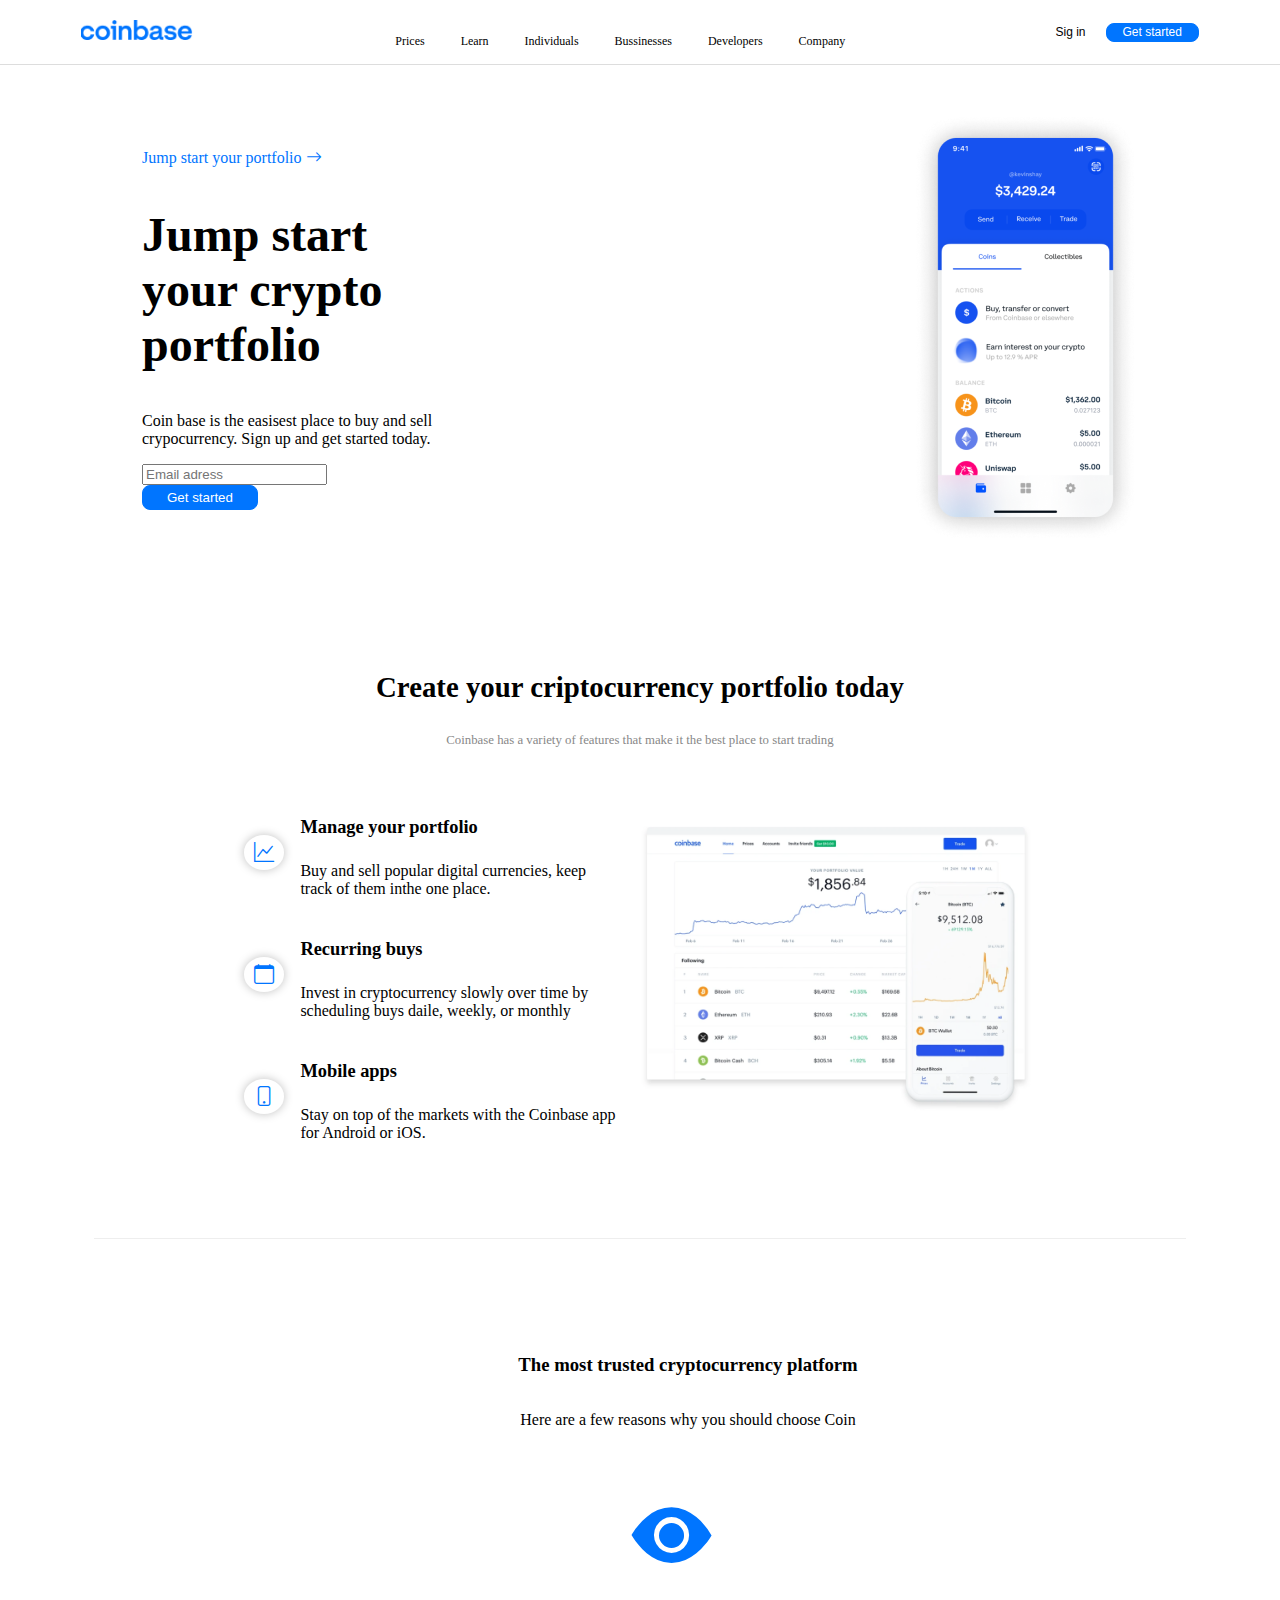
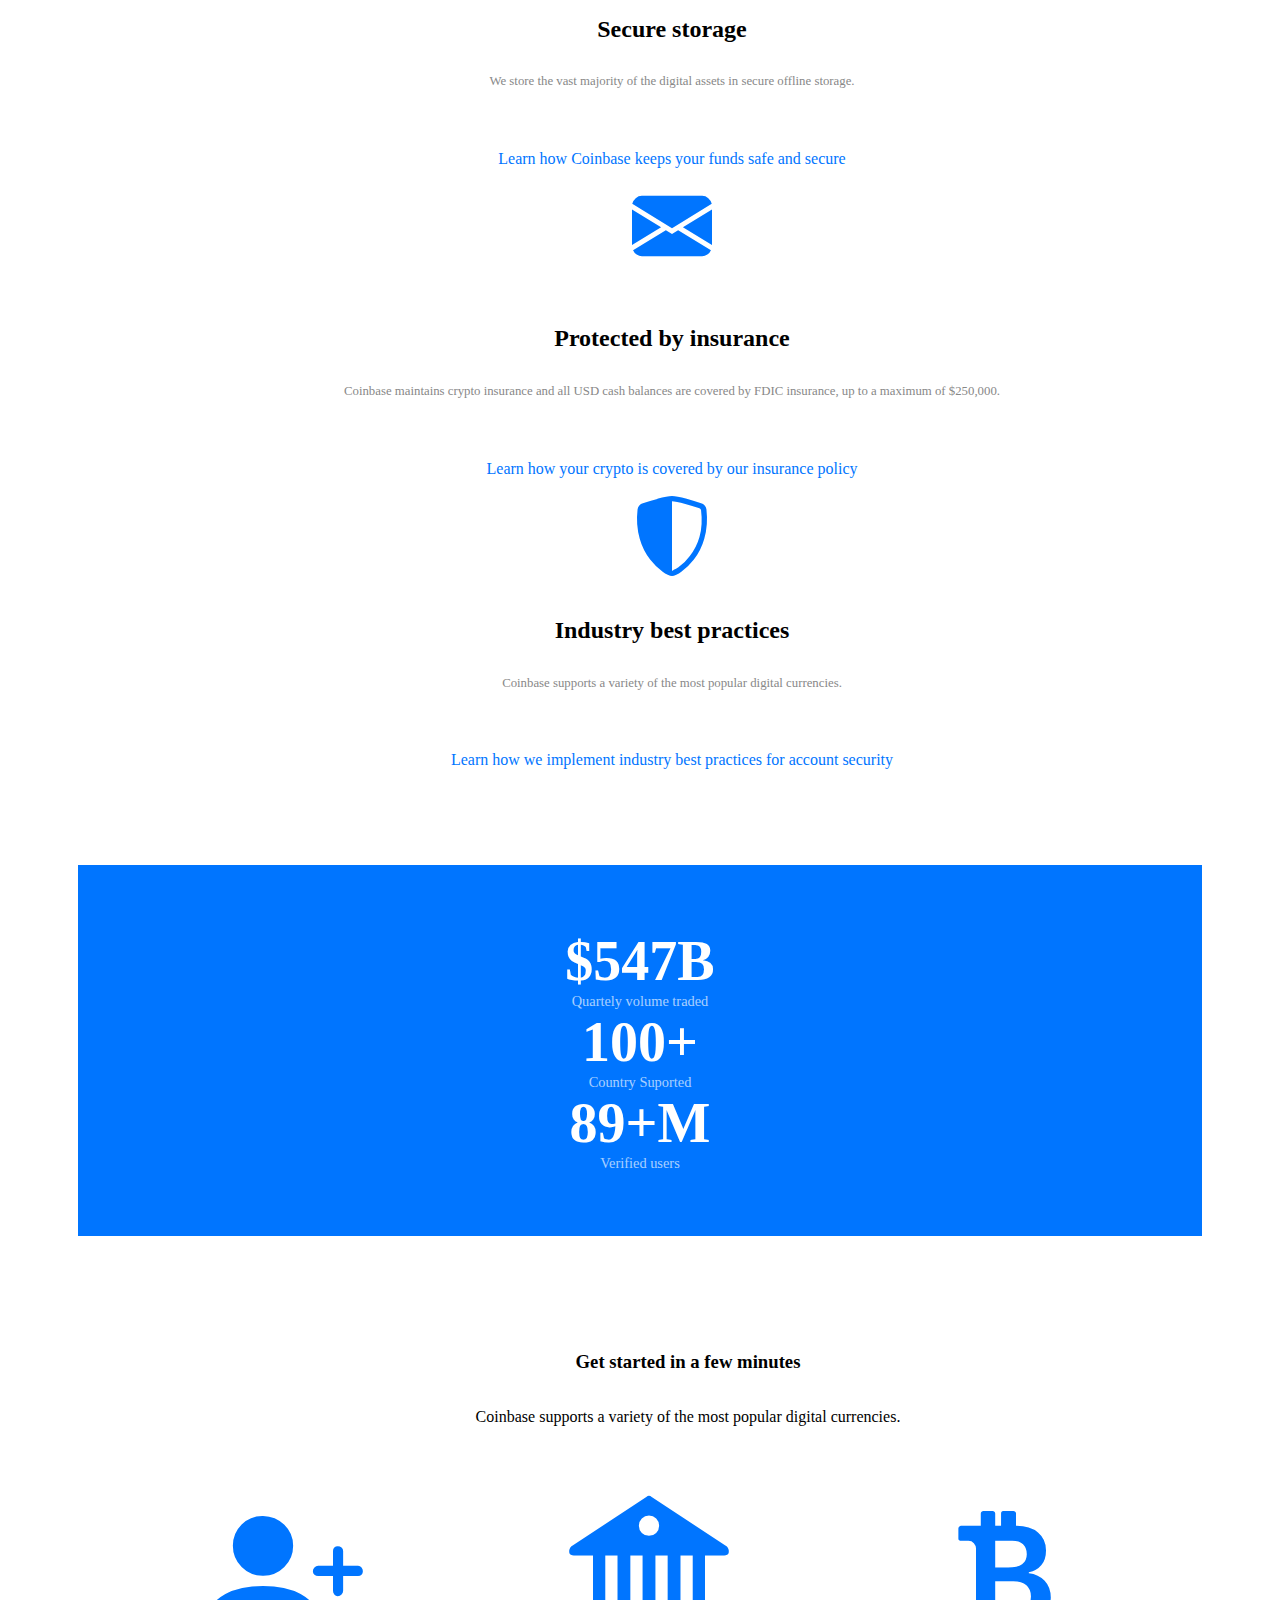
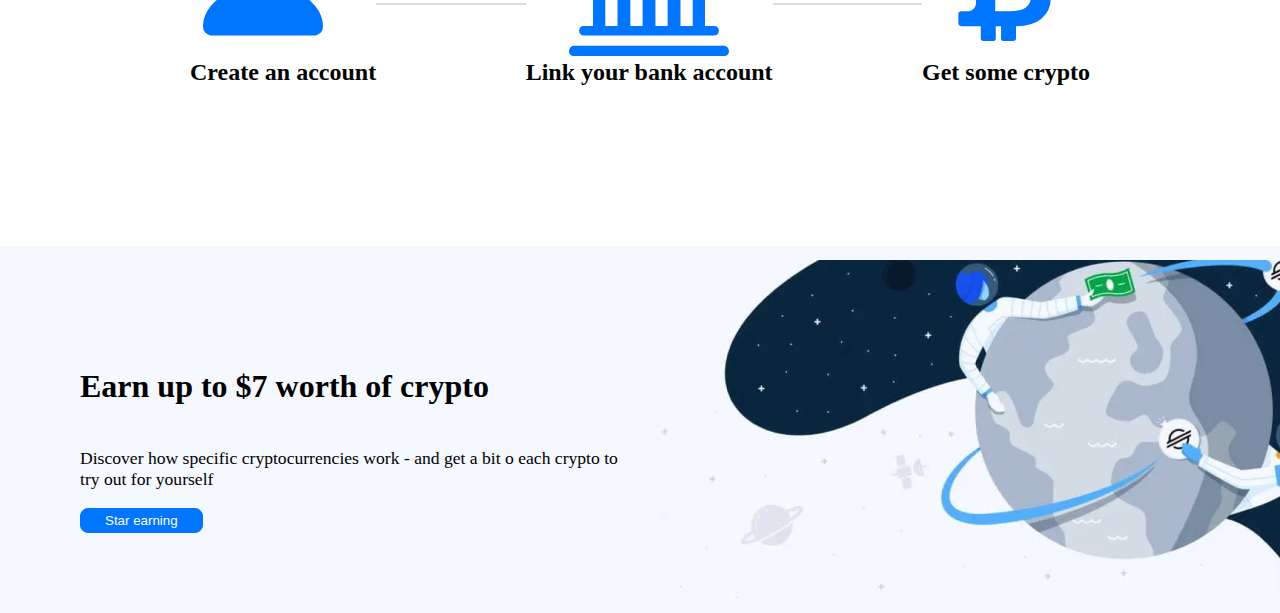
<file: index.html>
<!DOCTYPE html>
<html lang="en">
<head>
    <meta charset="UTF-8">
    <meta http-equiv="X-UA-Compatible" content="IE=edge">
    <meta name="viewport" content="width=device-width, initial-scale=1.0">
    <!--Bootstrap -->
    <link href="https://cdn.jsdelivr.net/npm/bootstrap@5.2.2/dist/css/bootstrap.min.css" rel="stylesheet" integrity="sha384-Zenh87qX5JnK2Jl0vWa8Ck2rdkQ2Bzep5IDxbcnCeuOxjzrPF/et3URy9Bv1WTRi" crossorigin="anonymous">
    <!--Bootstrap Icons-->
    <link rel="stylesheet" href="https://cdn.jsdelivr.net/npm/bootstrap-icons@1.9.1/font/bootstrap-icons.css">
    <link rel="stylesheet" href="./css/styles.css">
    <title>Proyecto Final</title>
</head> 
<body>
    <!-- NavBar Start -->
    <nav class="nav">
        <div class="logo">
            <a href="#">
                <img src="./assets/img/logo.png" alt="logo_coinbase">
            </a>
        </div>
        <div class="menu d-none d-md-block">
            <ul class="main-menu">
                <li><a href="#">Prices</a></li>
                <li><a href="#">Learn</a></li>
                <li><a href="#">Individuals</a></li>
                <li><a href="#">Bussinesses</a></li>
                <li><a href="#">Developers</a></li>
                <li><a href="#">Company</a></li>
            </ul>
        </div>
        <div class="get-started">
            <button class="btn-sec-s">Sig in</button>
            <button class="btn-main-s">Get started</button>
        </div>
    </nav>  
    <!--  NavBar  End  -->

    <!--  Section Home Start  -->
    <section class="sec-home">
        <div class="home-cta">
            <div class="cta-text">
                <span>Jump start your portfolio</span>
                <i class="bi bi-arrow-right icon"></i>
            </div>
            <h2 class="home-title h2">Jump start your crypto portfolio</h2>
            <p class="home-description">Coin base is the easisest place to buy and sell crypocurrency. Sign up and get started today.</p>
            <div class="lead-magnet row align-items-center">
                <div class="col input-col">
                <input type="text" class="form-control input-text" placeholder="Email adress"  type="text"></div>
                <div class="col">
                <button class="btn-main">Get started</button></div>
            </div>
        </div>
        <div class="home-img d-none d-md-block">
            <img src="./assets/img/wallet.png" alt="cripto wallet">
        </div> 
    </section>
    <!--   Section Home End   -->

    <!--   Section Features   -->
    <section class="sec-features">
        <div class="intro">
            <h3>Create your criptocurrency portfolio today</h3>
            <p>Coinbase has a variety of features that make it the best place to start trading</p>
        </div>
        <div class="features">
            <div class="text">
                <div class="feature">
                    <span class="icon-sm">
                        <i class="bi bi-graph-up"></i></span>
                    <div class="description">
                        <h4 class="description-title">Manage your portfolio</h4>
                        <p class="description-">Buy and sell popular digital currencies, keep track of them inthe one place.</p>
                    </div>
                </div>
                <div class="feature">
                    <span class="icon-sm">
                        <i class="bi bi-calendar"></i></span>
                    <div class="description">
                        <h4 class="description-title">Recurring buys</h4>
                        <p class="description-">Invest in cryptocurrency slowly over time by scheduling buys daile, weekly, or monthly</p>
                    </div>
                </div>
                <div class="feature">
                    <span class="icon-sm">
                        <i class="bi bi-phone"></i></span>
                    <div class="description">
                        <h4 class="description-title">Mobile apps</h4>
                        <p class="description-">Stay on top of the markets with the Coinbase app for Android or iOS.</p>
                    </div>
                </div>
            </div>
            <div class="imagen d-none d-md-block">
                <img src="./assets/img/charts.png" alt="charts">
            </div>
        </div>
    </section>
    <!-- Section Features End -->

    <!--   Section Benefits    -->
    <section class="sec-benefits">
        <div class="intro">
            <h3>The most trusted cryptocurrency platform</h3>
            <p>Here are a few reasons why you should choose Coin</p>
        </div>
        <div class="benefit-cards row">
            <div class="benefit col-md">
                <i class="bi bi-eye-fill"></i>
                <div class="description">
                    <h4 class="title">Secure storage</h4>
                    <p class="text">We store the vast majority of the digital assets in secure offline storage.</p>
                </div>
                <p class="cta">Learn how Coinbase keeps your funds safe and secure </p>
            </div>
            <div class="benefit col-md">
                <i class="bi bi-envelope-fill"></i>
                <div class="description"><br>
                    <h4 class="title">Protected by insurance</h4>
                    <p class="text">Coinbase maintains crypto insurance and all USD cash balances are covered by FDIC insurance, up to a maximum of $250,000.</p>
                </div>
                <p class="cta">Learn how your crypto is covered by our insurance policy</p>
            </div>
            <div class="benefit col-md">
                <i class="bi bi-shield-shaded"></i>
                <div class="description">
                    <h4 class="title">Industry best practices
                    </h4>
                    <p class="text">Coinbase supports a variety of the most popular digital currencies.</p>
                </div>
                <p class="cta">Learn how we implement industry best practices for account security</p>
            </div>
        </div>
    </section>
    <!-- Section Benefits Ends -->

    <!--    Section Kpi's      -->
    <section class="sec-kpis row">
        <div class="kpi col-md">
            <span class="number">$547B</span>
            <span class="desc">Quartely volume traded</span>
        </div>
        <div class="kpi col-md">
            <span class="number">100+</span>
            <span class="desc">Country Suported</span>
        </div>
        <div class="kpi col-md">
            <span class="number">89+M</span>
            <span class="desc">Verified users</span>
        </div>
    </section>
    <!--   Section Kpi's End   -->

    <!--  Section Onboarding   -->
    <section class="sec-onboarding">
        <div class="intro">
            <h3>Get started in a few minutes</h3>
            <p>Coinbase supports a variety of the most popular digital currencies.</p>
        </div>
        <div class="step">
            <div class="icon-desc">
                <i class="bi bi-person-plus-fill"></i>
                <h4 class="title">Create an account</h4>
            </div>
            <div class="step-separator"></div>
            <div class="icon-desc">
                <i class="bi bi-bank2"></i>
                <h4 class="title">Link your bank account</h4>
            </div>
            <div class="step-separator"></div>
            <div class="icon-desc">
                <i class="bi bi-currency-bitcoin"></i>
                <h4 class="title">Get some crypto</h4>
            </div>
        </div>
    </section>
    <!--Section Onboarding End-->

    <!--   Section Footer     -->
    <section class="sec-footer-cta">
        <div class="footer-cta">
            <h4 class="cta-title">Earn up to $7 worth of crypto</h4>
        <p class="cta-description">Discover how specific cryptocurrencies work - and get a bit o each crypto to try out for yourself</p>
        <button class="btn-main">Star earning</button>
        </div>
    </section>
    <!--  Section Footer End  -->
</body>
    <!-- Bootstrap JS -->
    <script src="https://cdn.jsdelivr.net/npm/@popperjs/core@2.11.6/dist/umd/popper.min.js" integrity="sha384-oBqDVmMz9ATKxIep9tiCxS/Z9fNfEXiDAYTujMAeBAsjFuCZSmKbSSUnQlmh/jp3" crossorigin="anonymous"></script>
    <script src="https://cdn.jsdelivr.net/npm/bootstrap@5.2.2/dist/js/bootstrap.min.js" integrity="sha384-IDwe1+LCz02ROU9k972gdyvl+AESN10+x7tBKgc9I5HFtuNz0wWnPclzo6p9vxnk" crossorigin="anonymous"></script>
</html>
</file>
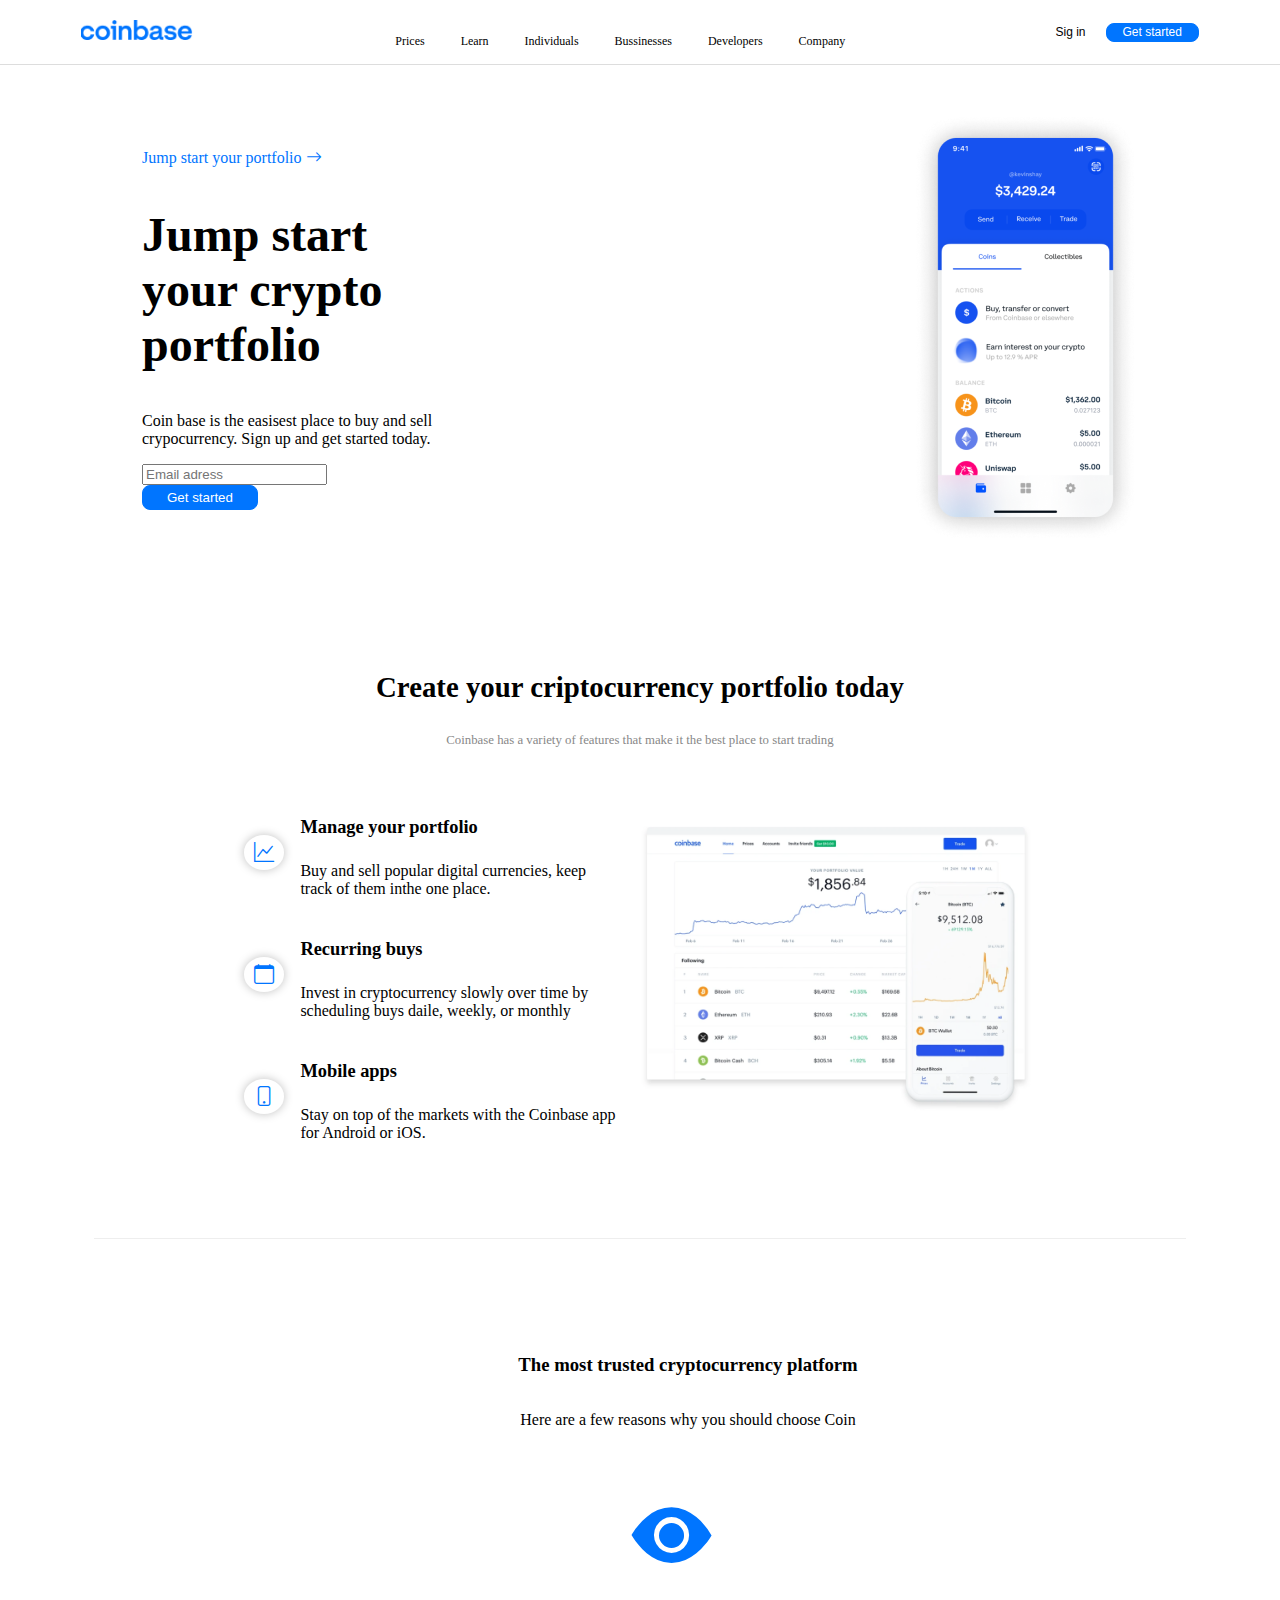
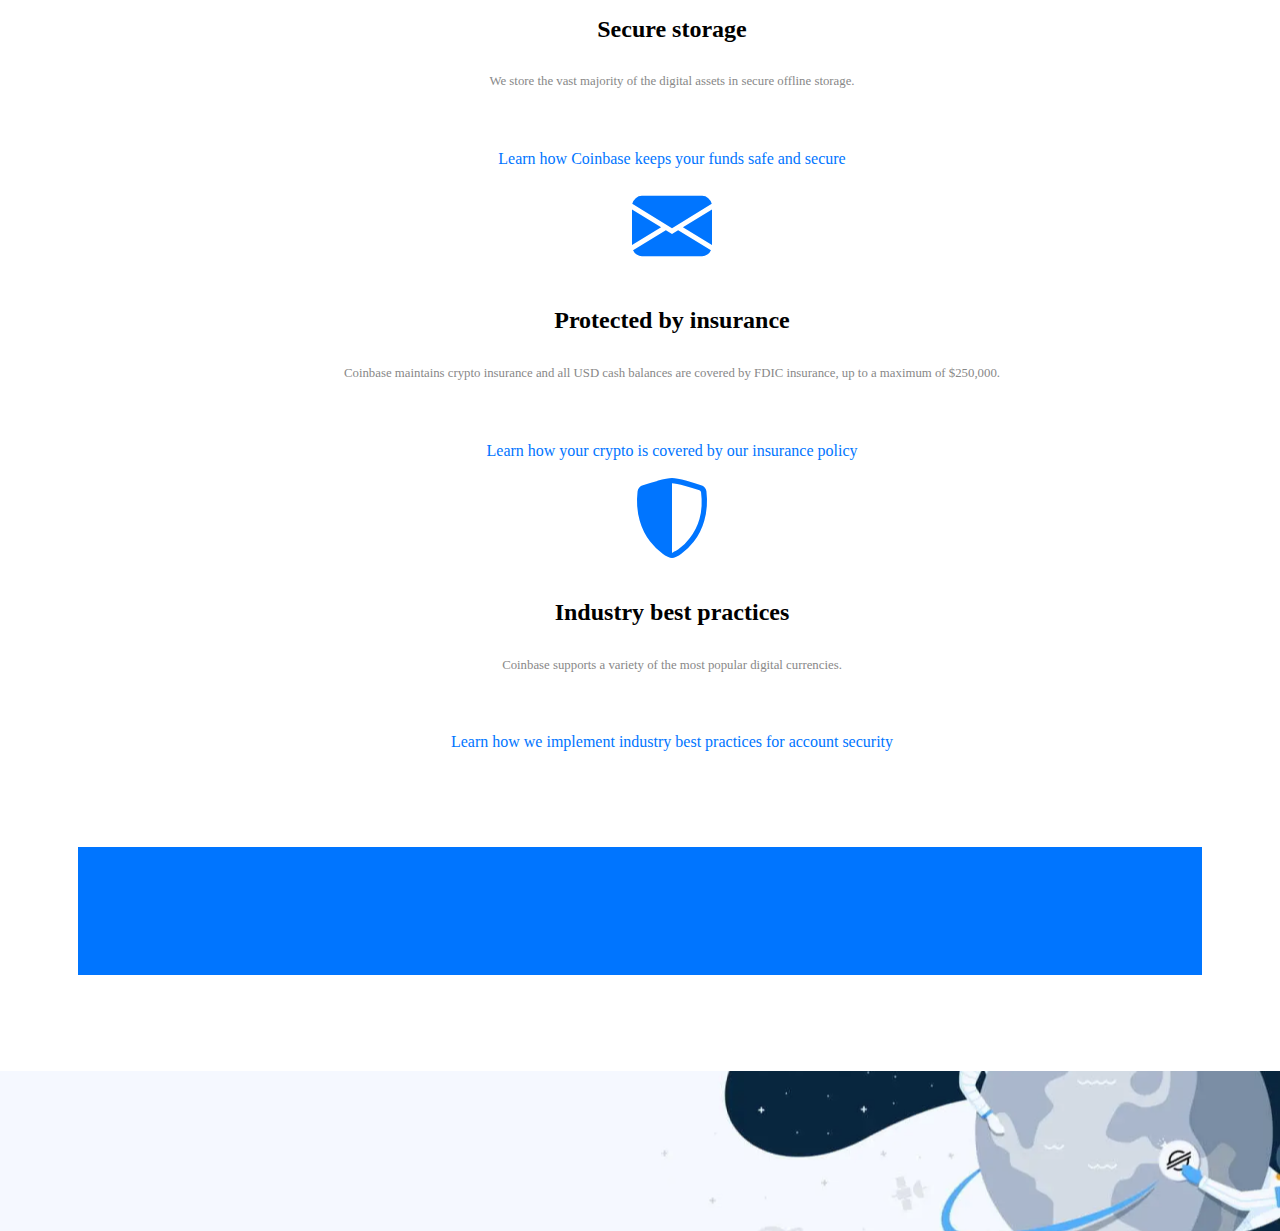
<file: html/proyecto.html>
<!DOCTYPE html>
<html lang="en">
<head>
    <meta charset="UTF-8">
    <meta http-equiv="X-UA-Compatible" content="IE=edge">
    <meta name="viewport" content="width=device-width, initial-scale=1.0">
    <!--Bootstrap -->
    <link href="https://cdn.jsdelivr.net/npm/bootstrap@5.2.2/dist/css/bootstrap.min.css" rel="stylesheet" integrity="sha384-Zenh87qX5JnK2Jl0vWa8Ck2rdkQ2Bzep5IDxbcnCeuOxjzrPF/et3URy9Bv1WTRi" crossorigin="anonymous">
    <!--Bootstrap Icons-->
    <link rel="stylesheet" href="https://cdn.jsdelivr.net/npm/bootstrap-icons@1.9.1/font/bootstrap-icons.css">
    <link rel="stylesheet" href="../css/styles.css">
    <title>Proyecto Final</title>
</head> 
<body>
    <!-- NavBar Start -->
    <nav class="nav">
        <div class="logo">
            <a href="#">
                <img src="../assets/img/logo.png" alt="logo_coinbase">
            </a>
        </div>
        <div class="menu d-none d-md-block">
            <ul class="main-menu">
                <li><a href="#">Prices</a></li>
                <li><a href="#">Learn</a></li>
                <li><a href="#">Individuals</a></li>
                <li><a href="#">Bussinesses</a></li>
                <li><a href="#">Developers</a></li>
                <li><a href="#">Company</a></li>
            </ul>
        </div>
        <div class="get-started">
            <button class="btn-sec-s">Sig in</button>
            <button class="btn-main-s">Get started</button>
        </div>
    </nav>  
    <!--  NavBar  End  -->

    <!--  Section Home Start  -->
    <section class="sec-home">
        <div class="home-cta">
            <div class="cta-text">
                <span>Jump start your portfolio</span>
                <i class="bi bi-arrow-right icon"></i>
            </div>
            <h2 class="home-title h2">Jump start your crypto portfolio</h2>
            <p class="home-description">Coin base is the easisest place to buy and sell crypocurrency. Sign up and get started today.</p>
            <div class="lead-magnet row align-items-center">
                <div class="col">
                <input class="form-control" placeholder="Email adress"  type="text"></div>
                <div class="col">
                <button class="btn-main">Get started</button></div>
            </div>
        </div>
        <div class="home-img">
            <img src="../assets/img/wallet.png" alt="cripto wallet">
        </div>
    </section>
    <!--   Section Home End   -->

    <!--   Section Features   -->
    <section class="sec-features">
        <div class="intro">
            <h3>Create your criptocurrency portfolio today</h3>
            <p>Coinbase has a variety of features that make it the best place to start trading</p>
        </div>
        <div class="features">
            <div class="text">
                <div class="feature">
                    <span class="icon-sm">
                        <i class="bi bi-graph-up"></i></span>
                    <div class="description">
                        <h4 class="description-title">Manage your portfolio</h4>
                        <p class="description-">Buy and sell popular digital currencies, keep track of them inthe one place.</p>
                    </div>
                </div>
                <div class="feature">
                    <span class="icon-sm">
                        <i class="bi bi-calendar"></i></span>
                    <div class="description">
                        <h4 class="description-title">Recurring buys</h4>
                        <p class="description-">Invest in cryptocurrency slowly over time by scheduling buys daile, weekly, or monthly</p>
                    </div>
                </div>
                <div class="feature">
                    <span class="icon-sm">
                        <i class="bi bi-phone"></i></span>
                    <div class="description">
                        <h4 class="description-title">Mobile apps</h4>
                        <p class="description-">Stay on top of the markets with the Coinbase app for Android or iOS.</p>
                    </div>
                </div>
            </div>
            <div class="imagen">
                <img src="../assets/img/charts.png" alt="charts">
            </div>
        </div>
    </section>
    <!-- Section Features End -->

    <!--   Section Benefits    -->
    <section class="sec-benefits">
        <div class="intro">
            <h3>The most trusted cryptocurrency platform</h3>
            <p>Here are a few reasons why you should choose Coin</p>
        </div>
        <div class="benefit-cards row">
            <div class="benefit col-md">
                <i class="bi bi-eye-fill"></i>
                <div class="description">
                    <h4 class="title">Secure storage</h4>
                    <p class="text">We store the vast majority of the digital assets in secure offline storage.</p>
                </div>
                <p class="cta">Learn how Coinbase keeps your funds safe and secure </p>
            </div>
            <div class="benefit col-md">
                <i class="bi bi-envelope-fill"></i>
                <div class="description">
                    <h4 class="title">Protected by insurance</h4>
                    <p class="text">Coinbase maintains crypto insurance and all USD cash balances are covered by FDIC insurance, up to a maximum of $250,000.</p>
                </div>
                <p class="cta">Learn how your crypto is covered by our insurance policy</p>
            </div>
            <div class="benefit col-md">
                <i class="bi bi-shield-shaded"></i>
                <div class="description">
                    <h4 class="title">Industry best practices
                    </h4>
                    <p class="text">Coinbase supports a variety of the most popular digital currencies.</p>
                </div>
                <p class="cta">Learn how we implement industry best practices for account security</p>
            </div>
        </div>
    </section>
    <!-- Section Benefits Ends -->

    <section class="sec-kpis"></section>
    <section class="sec-onboarding"></section>
    <section class="sec-footer-cta"></section>
</body>
    <!-- Bootstrap JS -->
    <script src="https://cdn.jsdelivr.net/npm/@popperjs/core@2.11.6/dist/umd/popper.min.js" integrity="sha384-oBqDVmMz9ATKxIep9tiCxS/Z9fNfEXiDAYTujMAeBAsjFuCZSmKbSSUnQlmh/jp3" crossorigin="anonymous"></script>
    <script src="https://cdn.jsdelivr.net/npm/bootstrap@5.2.2/dist/js/bootstrap.min.js" integrity="sha384-IDwe1+LCz02ROU9k972gdyvl+AESN10+x7tBKgc9I5HFtuNz0wWnPclzo6p9vxnk" crossorigin="anonymous"></script>
</html>
</file>
<file: css/styles.css>
.btn-main, .btn-main-s {
  padding: 0.25rem 1.5rem;
  border-radius: 0.5rem;
  background-color: #0075FF;
  color: white;
  border: solid 1px #0075FF;
}
.btn-main:hover, .btn-main-s:hover {
  background-color: white;
  color: #0075FF;
}
.btn-main-s {
  font-size: 0.75rem;
  padding: 0.1rem 1rem;
}

.btn-sec, .btn-sec-s {
  padding: 0.25rem 1.5rem;
  border-radius: 0.5rem;
  color: black;
  background-color: transparent;
  border: none;
}
.btn-sec:hover, .btn-sec-s:hover {
  color: #888;
}
.btn-sec-s {
  font-size: 0.75rem;
  padding: 0.1rem 1rem;
}

.main-menu {
  margin-bottom: 0;
}
.main-menu li {
  font-size: 0.75rem;
  list-style: none;
  display: inline;
  margin-right: 2rem;
}
.main-menu li a {
  color: black;
  text-decoration: none;
}
.main-menu li:hover {
  text-decoration: underline;
}

.icon-sm i {
  font-size: 1.25rem;
  padding: 0.4rem 0.65rem;
  color: #0075FF;
  border-radius: 50%;
  box-shadow: 0 0 10px rgba(0, 0, 0, 0.2509803922);
}

.benefit {
  display: flex;
  flex-direction: column;
  justify-content: space-between;
}
.benefit i {
  color: #0075FF;
  font-size: 5rem;
  text-align: center;
}
.benefit .description .title {
  font-size: 1.5rem;
  text-align: center;
}
.benefit .description .text {
  color: #888;
  font-weight: 400;
  text-align: center;
  font-size: 0.8rem;
}
.benefit .cta {
  margin-top: 3rem;
  color: #0075FF;
  font-weight: 400;
  text-align: center;
}

.icon-desc {
  display: flex;
  flex-direction: column;
  align-items: center;
  justify-content: center;
}
.icon-desc i {
  color: #0075FF;
  font-size: 10rem;
  padding: 0;
}
.icon-desc .title {
  margin-top: -1rem;
  font-size: 1.5rem;
  font-weight: 600;
  text-align: center;
}

html {
  min-width: 100vw;
  margin: 0;
  padding: 0;
  display: flex;
  flex-direction: column;
  justify-content: center;
}

body {
  padding: 0;
  margin: 0;
}

.nav {
  display: flex;
  justify-content: space-around;
  align-items: center;
  width: 100%;
  height: 4rem;
  border-bottom: solid 1px #ddd;
}
.nav .logo img {
  max-width: 7rem;
}

.sec-home {
  display: flex;
  align-items: center;
  width: 100%;
  max-width: 996px;
  margin: auto;
  padding: 3rem;
}
.sec-home .home-cta {
  flex: 1;
}
.sec-home .home-cta .cta-text {
  color: #0075FF;
}
.sec-home .home-cta .home-title {
  width: 20rem;
  font-size: 3rem;
}
.sec-home .home-cta .home-description {
  width: 300px;
}
.sec-home .home-cta .lead-magnet .input-col {
  max-width: 200px;
}

.sec-features, .sec-onboarding .intro, .sec-benefits .intro {
  width: 100%;
  max-width: 996px;
  margin: auto;
  padding: 3rem;
  display: flex;
  flex-direction: column;
  align-items: center;
}
.sec-features .intro, .sec-onboarding .intro .intro, .sec-benefits .intro .intro {
  text-align: center;
}
.sec-features .intro h3, .sec-onboarding .intro .intro h3, .sec-benefits .intro .intro h3 {
  font-size: 1.8rem;
}
.sec-features .intro p, .sec-onboarding .intro .intro p, .sec-benefits .intro .intro p {
  font-size: 0.8rem;
  color: #888;
}
.sec-features .features, .sec-onboarding .intro .features, .sec-benefits .intro .features {
  display: flex;
  gap: 1rem;
  align-items: center;
}
.sec-features .features .text, .sec-onboarding .intro .features .text, .sec-benefits .intro .features .text {
  flex: 1;
  padding: 2rem 0;
}
.sec-features .features .text .feature, .sec-onboarding .intro .features .text .feature, .sec-benefits .intro .features .text .feature {
  display: flex;
  flex-direction: row;
  align-items: center;
}
.sec-features .features .text .feature .description, .sec-onboarding .intro .features .text .feature .description, .sec-benefits .intro .features .text .feature .description {
  margin-left: 1rem;
  max-width: 20rem;
}
.sec-features .features .text .feature .description .description-title, .sec-onboarding .intro .features .text .feature .description .description-title, .sec-benefits .intro .features .text .feature .description .description-title {
  font-size: 1.15rem;
}
.sec-features .features .text .feature .description .description-text, .sec-onboarding .intro .features .text .feature .description .description-text, .sec-benefits .intro .features .text .feature .description .description-text {
  font-size: 1rem;
}
.sec-features .features .imagen img, .sec-onboarding .intro .features .imagen img, .sec-benefits .intro .features .imagen img {
  max-width: 25rem;
}

.sec-benefits {
  width: 100%;
  max-width: 996px;
  margin: auto;
  padding: 3rem;
  border-top: 1px solid #eee;
}
.sec-benefits .benefit-cards {
  width: 100%;
  padding: 0 2rem 2rem 2rem;
}

.sec-kpis {
  width: 100%;
  max-width: 996px;
  margin: auto;
  padding: 3rem;
  width: 100%;
  background-color: #0075FF;
  color: white;
  padding: 4rem;
}
.sec-kpis .kpi {
  display: flex;
  flex-direction: column;
  align-items: center;
}
.sec-kpis .kpi .number {
  font-size: 3.5rem;
  font-weight: 600;
}
.sec-kpis .kpi .desc {
  font-size: 0.9rem;
  color: rgba(255, 255, 255, 0.6666666667);
}

.sec-onboarding {
  width: 100%;
  max-width: 996px;
  margin: auto;
  padding: 3rem;
}
.sec-onboarding .step {
  padding: 0 2rem 5rem 2rem;
  margin: 0 1rem;
  display: flex;
  align-items: center;
  justify-content: center;
}
.sec-onboarding .step .step-separator {
  flex: 1;
  border-top: 2px solid #ddd;
}

.sec-footer-cta {
  background-color: #F5F8FF;
  padding: 5rem;
  background-image: url("../assets/img/bg 1.png");
  background-repeat: no-repeat;
  background-position: 100%;
}
.sec-footer-cta .footer-cta {
  width: 50%;
}
.sec-footer-cta .footer-cta .cta-title {
  font-size: 2rem;
}
.sec-footer-cta .footer-cta .cta-description {
  font-size: 1.1rem;
}

@media (max-width: 768px) {
  .sec-benefits {
    text-align: center;
    padding: 0;
    margin: 0 2 0 0;
  }
  .sec-onboarding {
    text-align: center;
  }
  .sec-onboarding .step {
    flex-direction: column;
  }
  .sec-footer-cta {
    background-image: none;
    text-align: center;
  }
}

/*# sourceMappingURL=styles.css.map */
</file>
